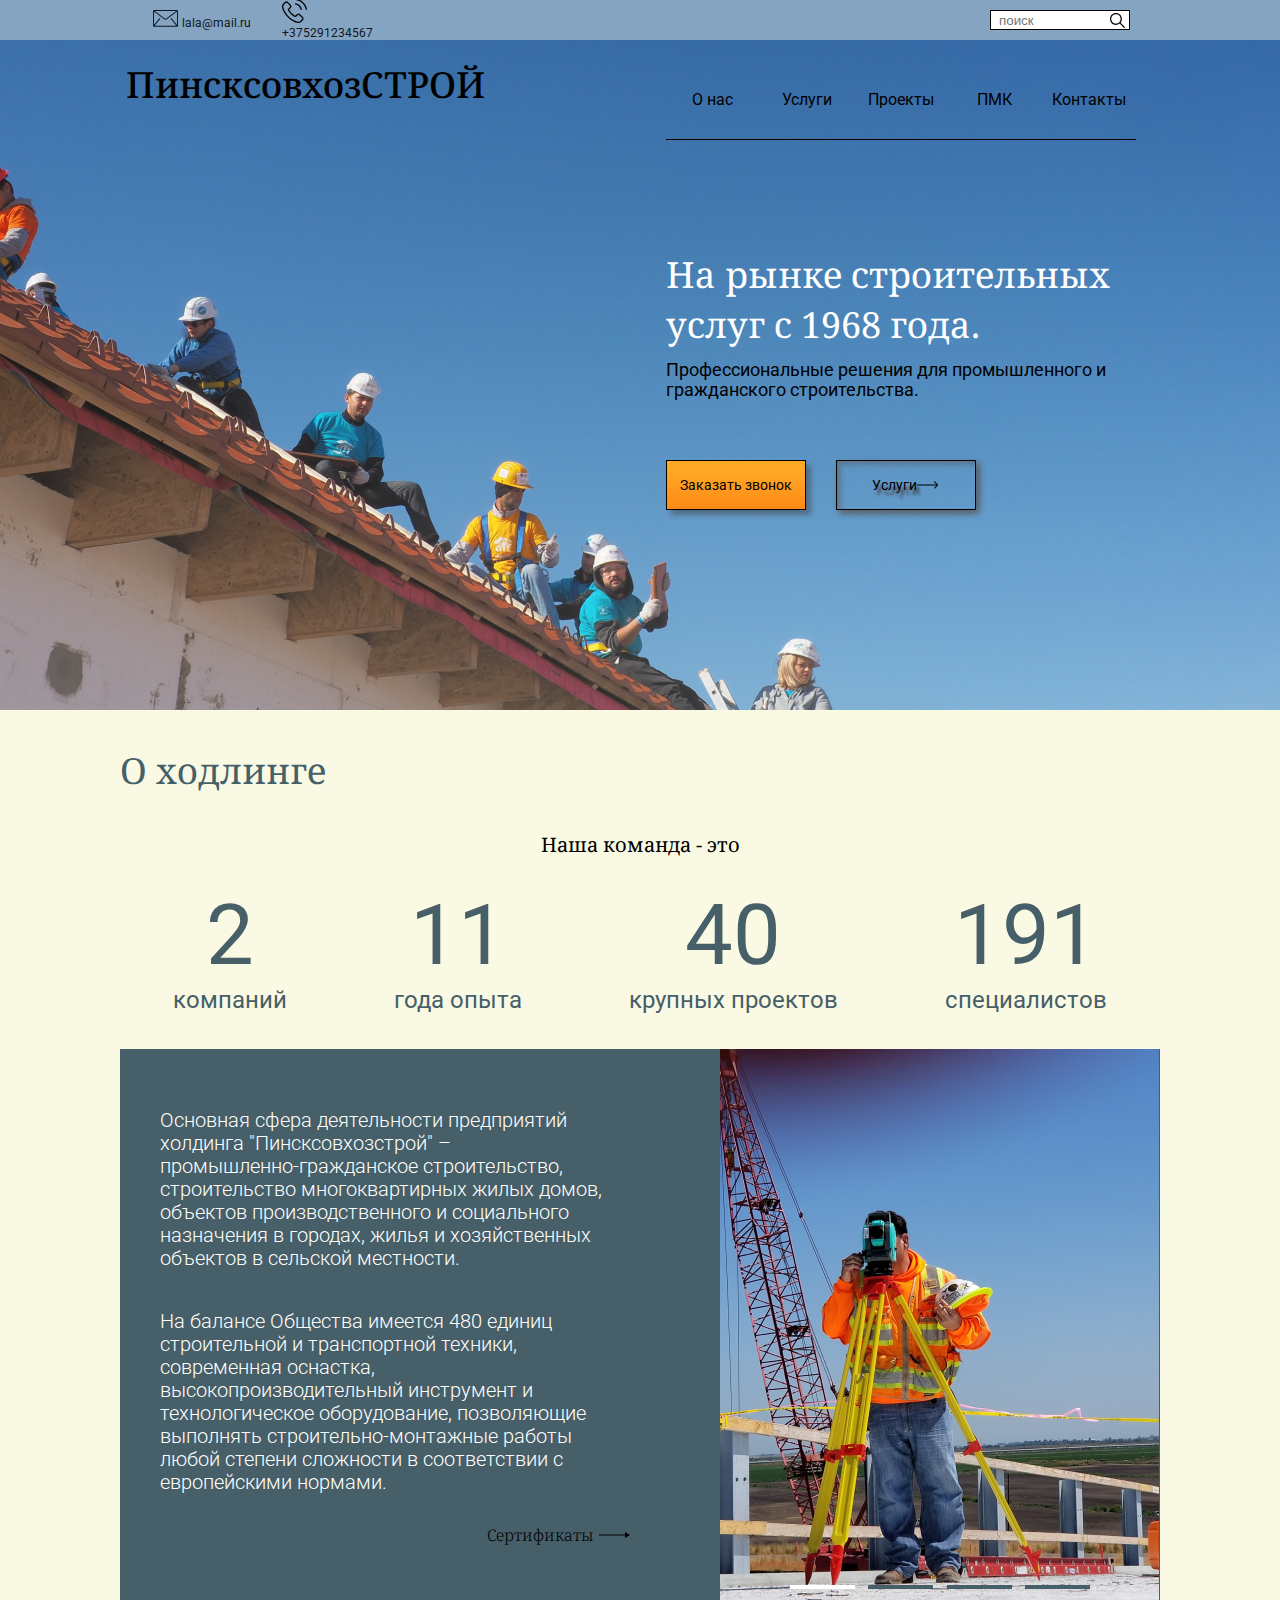
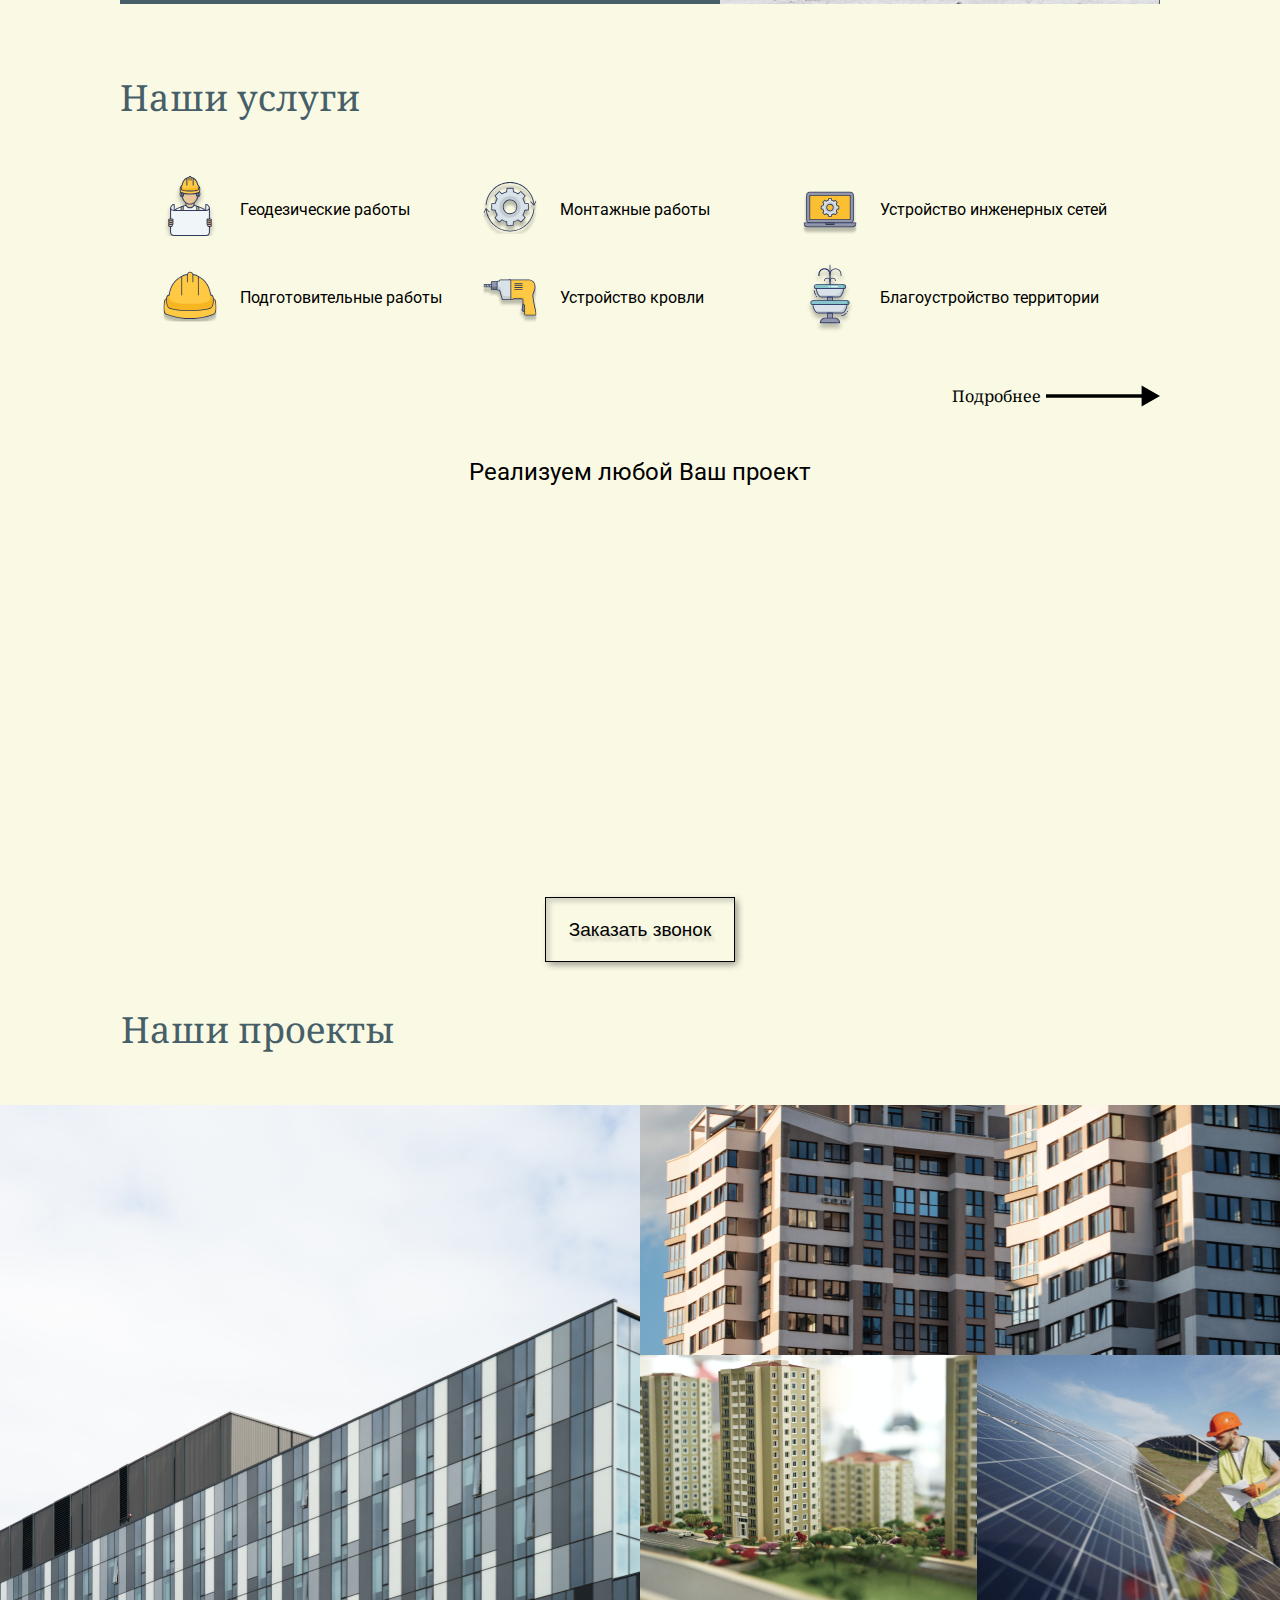
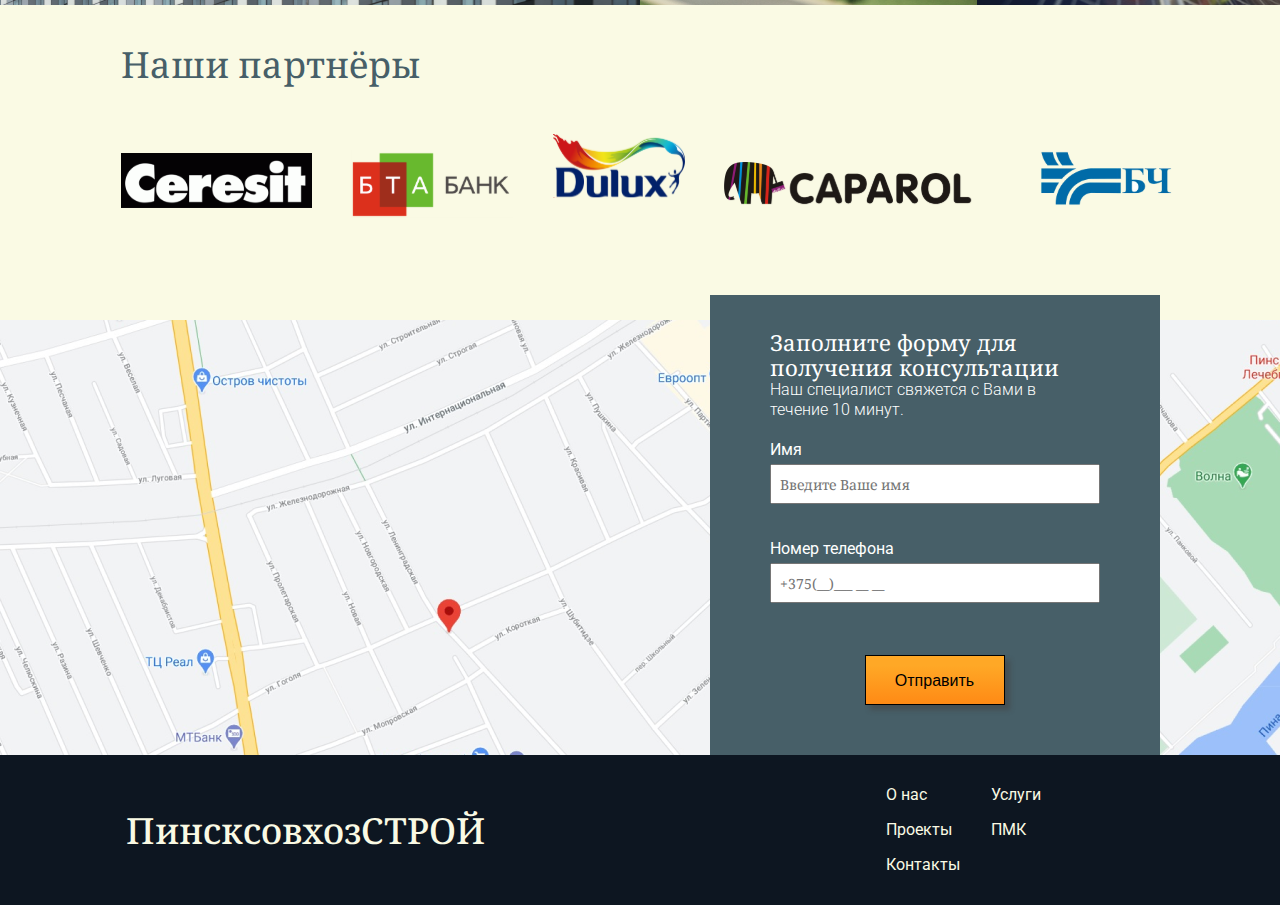
<file: index.html>
<!DOCTYPE html>
<html lang="ru">
<head>
    <meta charset="UTF-8">
    <link rel="stylesheet" href="style.css">
    <link rel="preconnect" href="https://fonts.gstatic.com">
    <link href="https://fonts.googleapis.com/css2?family=Noto+Serif:wght@400;700&family=Roboto:wght@100;300;400;500;700;900&display=swap" rel="stylesheet">
    <meta name="viewport" content="width=device-width, initial-scale=1.0">
    <title>ПинсксовхозСТРОЙ</title>
</head>
<body>
    <div class="header">
        <div class="header-wrapper">
            <div class="header_email-and-mobile">
                <div class="header_email">
                    <img class="email_icon" src="icons/email.svg" alt="email">
                    <span class="email_text" find="1">lala@mail.ru</span>
                </div>
                <div class="header_mobile">
                    <img class="mobile_icon" src="icons/mobile.svg" alt="mobile">
                    <img class="mobile_icon_wave-one" src="icons/waveOne.svg" alt="wave">
                    <img class="mobile_icon_wave-two" src="icons/waveTwo.svg" alt="wave">
                    <span class="mobile_text" find="1">+375291234567</span>
                </div>
            </div>
            <div class="header_search">
                <input 
                    minlength="4"
                    maxlength="20"
                    class="search_input" 
                    type="text" 
                    placeholder="поиск"
                >
                <img class="search_icon" src="icons/search.svg" alt="search">
            </div>
        </div>
    </div>
    <div class="main">
        <div class="main_name-wrapper">
            <h1 class="main_name" find="1">ПинсксовхозСТРОЙ</h1>
        </div>
        <div class="main-wrapper">
            <div class="main_navigation">
                <a href="stopgap.html" class="link navigation_text" find="1">О нас</a>
                <a href="stopgap.html" class="link navigation_text" find="1">Услуги</a>
                <a href="stopgap.html" class="link navigation_text" find="1">Проекты</a>
                <a href="stopgap.html" class="link navigation_text" find="1">ПМК</a>
                <a href="stopgap.html" class="link navigation_text" find="1">Контакты</a>
            </div>
            <div class="main_text-and-buttons">
                <div class="main_text">
                    <div class="main_text_history" find="1">На рынке строительных услуг с 1968 года.</div>
                    <div class="main_text_slogan" find="1">Профессиональные решения для промышленного и гражданского строительства.</div>
                </div>
                <div class="main_buttons">
                    <button class="btn main_button-call" href="#form">
                        <a href="#form" class="link button__link" find="1">Заказать звонок</a>
                    </button>
                    <button class="btn main_button-services">
                        <a href="stopgap.html" class="link button__link">
                            <p class="button-services-text" find="1">Услуги</p>
                            <img class="arrow_icon" src="icons/arrow.svg" alt="arrow">
                        </a>
                    </button>
                </div>
            </div>
        </div>
    </div>
    <div class="about">
        <div class="about-wrapper">
            <div class="about_text" find="1">О ходлинге</div>
            <div class="about_slogan" find="1">Наша команда - это</div>
            <div class="about_statistics">
                <div>
                    <div id="count_company" class="about_statistics__numbers" find="1">0</div>
                    <div class="about_statistics__texts" find="1">компаний</div>
                </div>
                <div>
                    <div id="count_years" class="about_statistics__numbers" find="1">0</div>
                    <div class="about_statistics__texts" find="1">года опыта</div>
                </div>
                <div>
                    <div id="count_projects" class="about_statistics__numbers" find="1">0</div>
                    <div class="about_statistics__texts" find="1">крупных проектов</div>
                </div>
                <div>
                    <div id="count_specialists" class="about_statistics__numbers" find="1">0</div>
                    <div class="about_statistics__texts" find="1">специалистов</div>
                </div>
            </div>
            <div class="about_slider">
                <div class="about_slider_text">
                   <p class="slider_text-first" find="1">
                        Основная сфера деятельности предприятий холдинга "Пинсксовхозстрой" – <br> промышленно-гражданское строительство, 
                        строительство многоквартирных жилых домов, объектов производственного и социального назначения в городах, 
                        жилья и хозяйственных объектов в сельской местности.
                   </p>
                   <p class="slider_text-second" find="1">
                        На балансе Общества имеется  480 единиц строительной и транспортной техники, современная оснастка, 
                        высокопроизводительный инструмент и технологическое оборудование, позволяющие выполнять 
                        строительно-монтажные работы любой степени сложности в соответствии с европейскими нормами.
                   </p>
                   <a class="link slider_text-sertificate" href="stopgap.html">
                        <p style="padding-right: 5px;" find="1">Сертификаты</p>
                        <img src="icons/arrow_long.svg" alt="arrow">
                   </a>
                </div>
                <div class="slider">
                   <div class="images">
                       <img class="image-sld current" src="img/sld1.png" alt="sld1">
                       <img class="image-sld" src="img/sld2.png" alt="sld2">
                       <img class="image-sld" src="img/sld3.png" alt="sld3">
                       <img class="image-sld" src="img/sld4.png" alt="sld4">
                   </div>
                   <div class="marks">
                       <div value="0" class="mark-1 marked"></div>
                       <div value="1" class="mark-2"></div>
                       <div value="2" class="mark-3"></div>
                       <div value="3" class="mark-4"></div>
                   </div>
                </div>
            </div>
        </div>
    </div>
    <div class="our_services">
        <div class="our_services-wrapper">
            <div class="our_services_text" find="1">Наши услуги</div>
            <div class="our_services_checkpoint">
                <div class="checkpoint">
                    <img class="checkpoint_icon" src="icons/engineer.svg" alt="checkpoint">
                    <a class="link checkpoint_text" href="stopgap.html" find="1">Геодезические работы</a>
                </div>
                <div class="checkpoint">
                    <img class="checkpoint_icon" src="icons/settings.svg" alt="checkpoint">
                    <a class="link checkpoint_text" href="stopgap.html" find="1">Монтажные работы</a>
                </div>
                <div class="checkpoint chck-3">
                    <img class="checkpoint_icon" src="icons/laptop-screen.svg" alt="checkpoint">
                    <a class="link checkpoint_text" href="stopgap.html" find="1">Устройство инженерных сетей</a>
                </div>
                <div class="checkpoint">
                    <img class="checkpoint_icon" src="icons/helmet.svg" alt="checkpoint">
                    <a class="link checkpoint_text" href="stopgap.html" find="1">Подготовительные работы</a>
                </div>
                <div class="checkpoint">
                    <img class="checkpoint_icon" src="icons/drill.svg" alt="checkpoint">
                    <a class="link checkpoint_text" href="stopgap.html" find="1">Устройство кровли</a>
                </div>
                <div class="checkpoint chck-6">
                    <img class="checkpoint_icon" src="icons/fountain.svg" alt="checkpoint">
                    <a class="link checkpoint_text" href="stopgap.html" find="1">Благоустройство территории</a>
                </div>
            </div>
            <a class="link our_serivces_more" href="stopgap.html">
                <p style="padding-right: 5px;" find="1">Подробнее</p>
                <img src="icons/arrow_long.svg" alt="arrow">
            </a>
        </div>
    </div>
    <div class="create_project">
        <div class="create_project_text" find="1">Реализуем любой Ваш проект</div>
        <div class="create_project_step">
            <div class="step">
                <div class="step_number step_number-one" find="1">01</div>
                <div class="step_banner step_banner-one" find="1">Звонок</div>
                <div class="step_text step_text_one" find="1">
                    Перезвоним Вам в течение 10 минут для знакомства и обсуждения общих вопросов.
                </div>
            </div>
            <div class="step">
                <div class="step_number step_number-two" find="1">02</div>
                <div class="step_banner step_banner-two" find="1">Встреча</div>
                <div class="step_text step_text-two" find="1">
                    Встретимся через пару дней в нашем офисе или на нейтральной территории, обсудим все детали.
                </div>
            </div>
            <div class="step">
                <div class="step_number step_number-three" find="1">03</div>
                <div class="step_banner step_banner-three" find="1">Договор</div>
                <div class="step_text step_text-three" find="1">
                    Подготовка  всех документов, выделим время на их изучение, внесение поправок и подписание.
                </div>
            </div>
            <div class="step">
                <div class="step_number step_number-four" find="1">04</div>
                <div class="step_banner step_banner-four" find="1">Проект</div>
                <div class="step_text step_text-four" find="1">
                    Составление ТЗ, эскизного проекта, утверждение конструктивных решений и дизайн-проекта.
                </div>
            </div>
            <div class="step">
                <div class="step_number step_number-five" find="1">05</div>
                <div class="step_banner step_banner-five" find="1">Реализация</div>
                <div class="step_text step_text-five" find="1">
                    Работа наших специалистов под наблюдением инженеров и старших специалистов. Раз в неделю отчёт о проделанной работе.
                </div>
            </div>
        </div>
        <a class="create_project_link" href="#form">
            <button class="btn create_project_button">
                <p class="button_project-text" find="1">Заказать звонок</p>
            </button>
        </a>
    </div>
    <div class="projects">
        <div class="projects_header">Наши проекты</div>
        <div class="projects-grid">
            <div class="projects-n projects-one">
                <div class="projects-n-wrapper" dataId='0'>
                    <p find="1">Строительство бизнес-центра, г. Брест</p>
                    <a class="link link_projects_more" href="stopgap.html">
                        <p find="1">Подробнее</p>
                        <img src="icons/arrow_long.svg" alt="arrow">
                    </a>
                </div>
            </div>
            <div class="projects-n projects-two">
                <div class="projects-n-wrapper" dataId='2'>
                    <p find="1">Застройка нового микрорайона, г. Брест</p>
                    <a class="link link_projects_more" href="stopgap.html">
                        <p>Подробнее</p>
                        <img src="icons/arrow_long.svg" alt="arrow">
                    </a>
                </div>
            </div>
            <div class="projects-n projects-three">
                <div class="projects-n-wrapper" dataId='4'>
                    <p find="1">Разработка проекта ЖК “АА”, г. Пинск</p>
                    <a class="link link_projects_more" href="stopgap.html">
                        <p find="1">Подробнее</p>
                        <img src="icons/arrow_long.svg" alt="arrow">
                    </a>
                </div>
            </div>
            <div class="projects-n projects-four">
                <div class="projects-n-wrapper" dataId='6'>
                    <p find="1">Установка солнечных батарей, г. Лунинец</p>
                    <a class="link link_projects_more" href="stopgap.html">
                        <p find="1">Подробнее</p>
                        <img src="icons/arrow_long.svg" alt="arrow">
                    </a>
                </div>
            </div>
        </div>
    </div>
    <div class="partners">
        <div class="partners_header" find="1">Наши партнёры</div>
        <div class="partners_logotips">
            <img class="img_partners img_p-1" src="img/ceresit.svg" alt="ceresit">
            <img class="img_partners img_p-2" src="img/bta.svg" alt="bta">
            <img class="img_partners img_p-3" src="img/dulux.svg" alt="dulux">
            <img class="img_partners img_p-4" src="img/caparoll.svg" alt="caparol">
            <img class="img_partners img_p-5" src="img/bzhd.svg" alt="bzhd">
        </div>
    </div>
    <div class="consult">
        <form name="consult_forma" id="form" class="consult_forma">
            <div class="consult_forma_header" find="1">Заполните форму для получения консультации</div>
            <div class="consult_forma_callback" find="1">Наш специалист свяжется с Вами в течение 10 минут.</div>
            <div class="consult_forma_label cfi-1" find="1">Имя</div>
            <input 
                id="form-name"
                minlength="2"
                maxlength="20"
                name ="name"
                class="consult_forma_input" 
                type="text" 
                placeholder="Введите Ваше имя"
                required
            >
            <div class="consult_forma_label cfi-2" find="1">Номер телефона</div>
            <input 
                id="form-number"
                minlength="9"
                maxlength="15"
                name ="number"
                class="consult_forma_input" 
                type="text" 
                placeholder="+375(__)___ __ __"
                required
            >
            <button 
                type="submit" 
                class="btn consult_forma_button">
                    Отправить
            </button>
        </form>
        <div id="success" class="consult_success">
            <img id="success_close" class="sccess_close_icon" src="icons/close.svg" alt="close">
            <div class="consult_success_thank">Спасибо!</div>
            <img class="sccess_accept_icon" src="icons/accept.svg" alt="accept">
            <div class="consult_success_text">
                Ваша заявка отправлена.<br>
                Ожидайте звонка в течение <br>
                10 минут.
            </div>
            <div id="success_more" class="link consult_success_more">
                <p>Отправить еще</p>
                <img src="icons/arrow_white.svg" alt="arrow">
            </div>
        </div>
    </div>
    <div class="futter">
        <div class="futter-wrapper">
            <a class="link futter_header" href="#">ПинсксовхозСТРОЙ</a>
            <div class="futter_menu">
                <div class="futter_menu_element">
                    <a href="stopgap.html" class="link menu_element_header">О нас</a>
                </div>
                <div class="futter_menu_element">
                    <a href="stopgap.html" class="link menu_element_header">Услуги</a>
                </div>
                <div class="futter_menu_element">
                    <a href="stopgap.html" class="link menu_element_header">Проекты</a>
                </div>
                <div class="futter_menu_element">
                    <a href="stopgap.html" class="link menu_element_header">ПМК</a>
                </div>
                <div class="futter_menu_element">
                    <a href="stopgap.html" class="link menu_element_header">Контакты</a>
                </div>
            </div>
        </div>
    </div>
    <script src="js/jquery-3.5.1.min.js"></script>
    <script src="js/animation.js"></script>
    <script src="js/find.js"></script>
    <script src="js/send.js"></script>
    <script src="js/slider.js"></script>
</body>
</html>
</file>
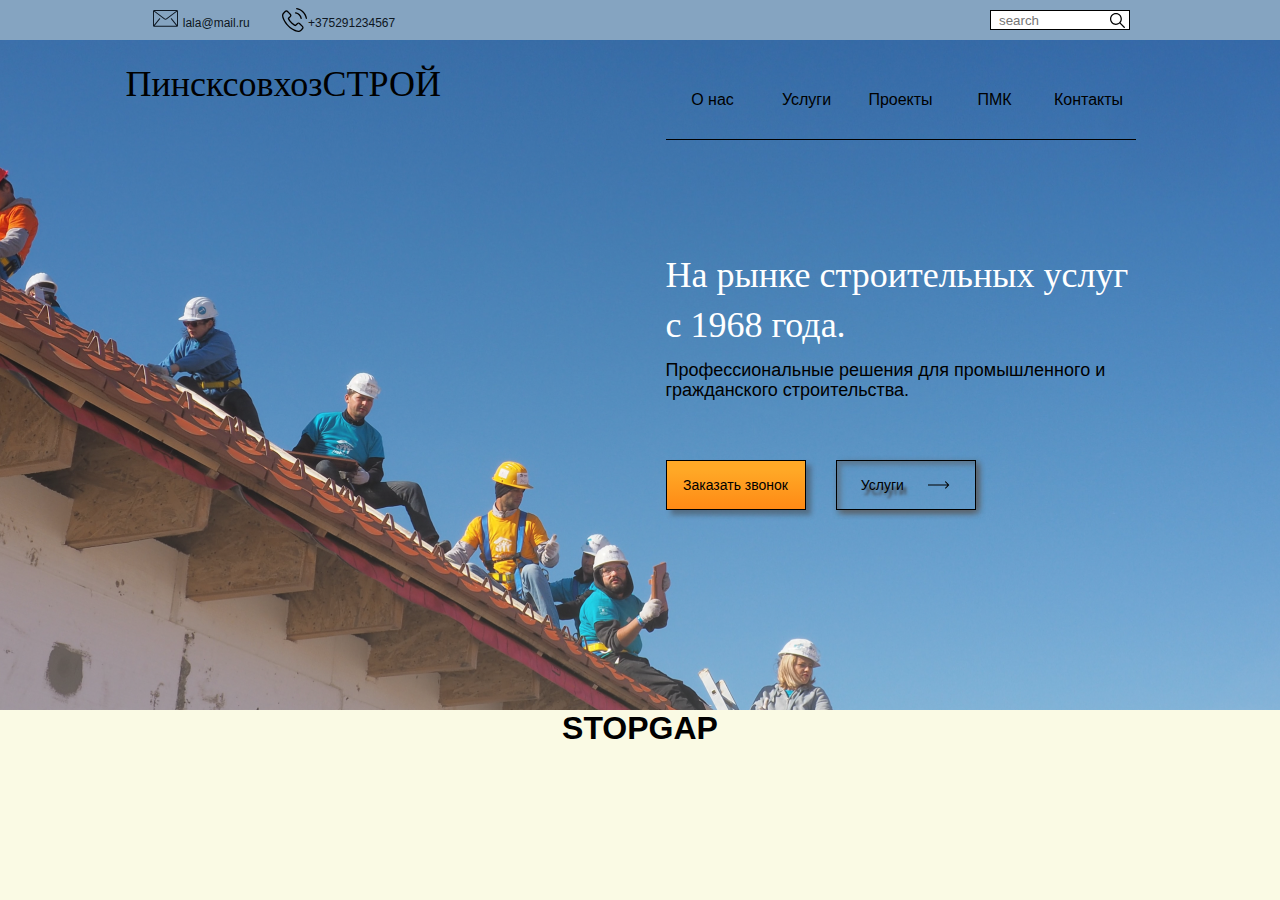
<file: stopgap.html>
<!DOCTYPE html>
<html lang="en">
<head>
    <meta charset="UTF-8">
    <link rel="stylesheet" href="style.css">
    <meta name="viewport" content="width=device-width, initial-scale=1.0">
    <title>Stopgap</title>
</head>
<body>
    <div class="header">
        <div class="header-wrapper">
            <div class="header_email-and-mobile">
                <div class="header_email">
                    <img class="email_icon" src="icons/email.svg" alt="email">
                    <span class="email_text">lala@mail.ru</span>
                </div>
                <div class="header_mobile">
                    <img class="mobile_icon" src="icons/mobile.svg" alt="mobile">
                    <img class="mobile_icon_wave-one" src="icons/waveOne.svg" alt="wave">
                    <img class="mobile_icon_wave-two" src="icons/waveTwo.svg" alt="wave">
                    <span class="mobile_text">+375291234567</span>
                </div>
            </div>
            <div class="header_search">
                <input class="search_input" type="text" placeholder="search">
                <img class="search_icon" src="icons/search.svg" alt="search">
            </div>
        </div>
    </div>
    <div class="main">
        <div class="main_name-wrapper">
            <h1 class="main_name">ПинсксовхозСТРОЙ</h1>
        </div>
        <div class="main-wrapper">
            <div class="main_navigation">
                <div class="navigation_text">О нас</div>
                <div class="navigation_text">Услуги</div>
                <div class="navigation_text">Проекты</div>
                <div class="navigation_text">ПМК</div>
                <div class="navigation_text">Контакты</div>
            </div>
            <div class="main_text-and-buttons">
                <div class="main_text">
                    <div class="main_text_history">На рынке строительных услуг с 1968 года.</div>
                    <div class="main_text_slogan">Профессиональные решения для промышленного и гражданского строительства.</div>
                </div>
                <div class="main_buttons">
                    <button class="btn main_button-call">Заказать звонок</button>
                    <button class="btn main_button-services">
                        <p class="button-services-text">Услуги</p>
                        <img class="arrow_icon" src="icons/arrow.svg" alt="arrow">
                    </button>
                </div>
            </div>
        </div>
    </div>
    <h1>STOPGAP</h1>
</body>
</html>
</file>
<file: style.css>
*
{
    margin: 0;
    padding: 0;
    box-sizing: border-box;
}

html{ scroll-behavior: smooth; }

body
{
    width: 100%;
    height: fit-content;
    display: flex;
    flex-direction: column;
    align-items: center;
    justify-content: flex-start;
    font-family: 'Roboto', sans-serif;
    background-color: #FAFAE4;
}

input:active , input:focus , .btn:active , .btn:focus
{
    text-decoration: none;
    outline: none;
}

.header
{
    width: 1349px;
    background-color: #85A4C1;
    height: 40px;
    display: flex;
    justify-content: center;
}

.header-wrapper
{
    width: 980px; 
    height: 100%;
    display: flex;
    justify-content: space-between;
}

.header_email-and-mobile
{
    height: 100%;
    width: 250px; 
    display: flex;
    justify-content: space-evenly;
    align-items: center;
}

.header_email
{
    width: 125px;
}

.header_mobile
{
    width: 115px;
    position: relative;
    bottom: 2px;
}

.email_text , .mobile_text
{
    font-size: 12px;
    line-height: 14px;
    color: #0D1621;
}

.mobile_text { line-height: 15px; }

.mobile_icon
{
    position: relative;
    top: 5px;
}

.mobile_icon_wave-one
{
    position: absolute;
    top: 7px;
    left: 12px;
}

.mobile_icon_wave-two
{
    position: absolute;
    top: 3px;
    left: 14px;
}

.header_search
{
    height: 40px;
    display: flex;
    align-items: center;
    position: relative;
}

.search_input
{
    height: 20px;
    width: 140px;
    border: 1px solid black;
    padding-left: 3px;
}

.search_icon
{
    position: absolute;
    left: 120px;
}

.search_icon:hover , .btn:hover , .sccess_close_icon , .marks > *:hover
{
    cursor: pointer;
}

.search_input::placeholder
{
    position: relative;
    left: 5px;
}

.main
{
    width: 1349px;
    height: 670px;
    background-image: url(img/main.png);
    display: flex;
    padding-top: 20px;
}

.main_name-wrapper
{
    width: 700px;
    padding-left: 160px;
}

.main_name
{
    font-family: 'Noto Serif', serif;
    font-weight: 500;
    font-size: 36px;
    line-height: 49px;
}

.main-wrapper
{
    display: flex;
    flex-direction: column;
}

.main_navigation
{
    width: 470px;
    display: flex;
    padding-bottom: 110px;
}

.navigation_text
{
    font-family: 'Roboto', sans-serif !important;
    width: 94px;
    height: 80px;
    font-size: 16px;
    border-bottom: 1px solid black;
    display: flex;
    justify-content: center;
    align-items: center;
}

.navigation_text:hover
{
    text-decoration: none !important;
    color: white;
    border-bottom: 1px solid white;
    cursor: pointer;
}

.main_text
{
    height: 150px;
    width: 467px;
    display: flex;
    flex-direction: column;
    justify-content: space-between;
}

.main_text_history
{
    color: white;
    font-family: 'Noto Serif', serif;
    font-size: 36px;
    line-height: 50px;
}

.main_text_slogan
{
    font-size: 18px;
    line-height: 20px;
}

.main_buttons
{
    width: 310px;
    display: flex;
    justify-content: space-between;
    padding-top: 60px;
}

.btn
{
    width: 140px;
    height: 50px;
    border: 1px solid black;
    font-size: 14px;
    line-height: 16px;
}

.main_button-call
{
    background: linear-gradient(180deg, #FFA826 19.73%, #FF8A15 100%), #FF850B;
    box-shadow: 5px 5px 5px #423d3d7c;
}

.button__link
{
    font-family: 'Roboto', sans-serif !important;
    display: flex;
    justify-content: center;
    align-items: center;
    height: 100%;
    width: 100%;
    font-size: 14px !important;
    line-height: 16px !important;
}

.main_button-services , .create_project_button
{
    background: transparent;
    display: flex;
    justify-content: space-evenly;
    align-items: center;
    text-shadow: 3px 5px 3px #423d3d;
    box-shadow: 5px 5px 5px -1px #5a58587c , 
                5px 0px 5px -1px #5a58587c ,
                0px 5px 5px -1px #5a58587c , 
                5px 5px 5px -1px #5a58587c inset;
}

.button-services-text { text-shadow: inherit; }

.btn:active
{
    box-shadow: none;
    text-shadow: none;
}

.main_button-call:active , .consult_forma_button:active
{ box-shadow: 5px 5px 5px #423d3d7c inset; }

.about
{
    width: 1349px;
    height: 930px;
    display: flex;
    justify-content: center;
}

.about-wrapper
{
    width: 1040px;
    height: 100%;
    display: flex;
    flex-direction: column;
    align-items: center;
    justify-content: space-evenly;
}

.about_text
{
    font-family: 'Noto Serif', serif;
    font-size: 36px;
    line-height: 49px;
    color: #475F68;
    align-self: start;
}

.about_slogan
{
    font-family: 'Noto Serif', serif;
    font-size: 20px;
    line-height: 27px;
    padding-bottom: 30px;
}

.about_statistics
{
    width: 100%;
    height: 90px;
    display: flex;
    justify-content: space-around;
}

.about_slider
{
    width: 100%;
    height: 555px;
    background-color: #475F68;
    display: flex;
}

.about_statistics > *
{
    color: #475F68;
    height: 100%;
    display: flex;
    flex-direction: column;
    justify-content: space-between;
    align-items: center;
}

.about_statistics__numbers
{
    font-size: 85px;
    line-height: 25px;
    height: 100px;
}

.about_statistics__texts
{
    font-size: 24px;
    line-height: 25px;
}

.about_slider_text
{
    font-family: 'Roboto', sans-serif;
    width: 600px;
    padding: 60px 100px 40px 40px;
    font-weight: 300;
    font-style: normal;
    font-size: 20px;
    line-height: 23px;
    color: white;
}

.slider_text-first { padding-bottom: 40px; }

.slider_text-second { padding-bottom: 30px; }


.link 
{
    font-size: 16px;
    line-height: 22px;
    font-family: 'Noto Serif', serif;
    color: black;
    text-decoration: none;
    display: flex;
}

.slider_text-sertificate
{
    width: 470px;
    justify-content: flex-end;
}

.link:hover
{
    text-decoration: underline;
    cursor: pointer;
}

.our_services
{
    width: 1349px; 
    height: 400px;
    display: flex;
    justify-content: center;
}

.our_services-wrapper
{
    width: 1040px;
    height: 100%;
    display: flex;
    flex-direction: column;
    justify-content: space-evenly;
    align-items: center;
}

.our_services_text
{
    font-size: 36px;
    line-height: 49px;
    font-family: 'Noto Serif', serif;
    color: #475F68;
    align-self: flex-start;
    padding-bottom: 20px;
}

.our_serivces_more{ align-self: flex-end; }

.our_services_checkpoint
{
    width: 960px;
    display: flex;
    flex-wrap: wrap;
    justify-content: flex-start;
    align-items: center;
}

.checkpoint
{
    width: 320px;
    display: flex;
    align-items: center;
    padding-bottom: 20px;
}

.checkpoint_text
{
    font-family: 'Roboto', sans-serif;
    font-size: 16px;
    line-height: 19px;
}

.checkpoint_icon 
{
    padding-right: 20px; 
    width: 80px; 
}

.create_project
{
    width: 1349px; 
    height: 540px;
    display: flex;
    flex-direction: column;
    justify-content: space-around;
    align-items: center;
}

.create_project_text
{
    font-size: 24px;
    line-height: 28px;
}

.create_project_button
{
    width: 190px;
    height: 65px;
    text-shadow: 3px 5px 3px #5a58583b;
    box-shadow: 5px 5px 5px -1px #5a58583b , 
                5px 0px 5px -1px #5a58583b ,
                0px 5px 5px -1px #5a58583b , 
                5px 5px 5px -1px #5a58583b inset;
}

.create_project_link , .button__link:hover , .futter_header:hover
{
    text-decoration: none;
}

.create_project_button:hover
{
    background: linear-gradient(180deg, #FFA826 19.73%, #FF8A15 100%), #FF850B;
    box-shadow: 5px 5px 5px #423d3d7c;
}

.create_project_button:active
{
    background: linear-gradient(180deg, #FFA826 19.73%, #FF8A15 100%), #FF850B;
    box-shadow: 5px 5px 5px #423d3d7c inset;
}

.button_project-text
{
    font-size: 19px;
    line-height: 22px;
}

.create_project_step
{
    height: 340px;
    width: 1040px;
    display: flex;
    justify-content: space-between;
}

.step_number
{
    font-weight: 900;
    font-size: 105px;
    line-height: 123px;
}

.step_number-one
{
    color: rgba(255, 201, 67, 0.45);
}

.step_number-two
{
    color: rgba(255, 201, 67, 0.6);
}

.step_number-three
{
    color: rgba(255, 201, 67, 0.75);
}

.step_number-four
{
    color: rgba(255, 201, 67, 0.9);
}

.step_number-five{ color: #FFC943; }

.step_text
{
    width: 147px;
    height: 180px;
    color: #0D1621;
    font-weight: 300;
    font-size: 16px;
    line-height: 20px;
    padding-left: 8px;
}

.step_banner
{
    font-size: 22px;
    line-height: 30px;
    font-family: 'Noto Serif', serif;
    color: #FAFAE4;
    width: 160px;
    height: 35px;
    padding-left: 8px;
}
.step_banner-one { background-color: #A0ACA6; }

.step_banner-two { background-color: #859594; }

.step_banner-three { background-color: #6B7E81; }

.step_banner-four { background-color: #596E75; }

.step_banner-five { background-color: #475F68; }

.projects
{
    width: 1349px; 
    height: 650px;
    display: flex;
    flex-direction: column;
    justify-content: space-around;
}

.projects_header
{
    font-size: 36px;
    line-height: 49px;
    font-family: 'Noto Serif', serif;
    color: #475f68;
    padding-left: 155px;
}

.projects-grid
{
    width: 100%; 
    display: grid;
    grid-template-columns: repeat(4 , 1fr);
    grid-template-rows: repeat(2 , 250px);
}

.projects-one
{
    grid-column: 1 / 3;
    grid-row: 1 / 3;
    background-image: url(img/1.png);    
}

.projects-two
{
    grid-column: 3 / 5;
    background-image: url(img/2.png);    
}

.projects-three
{
    grid-column: 3 / 4;
    background-image: url(img/3.png);    
}

.projects-four
{
    grid-column: 4 / 5;
    background-image: url(img/4.png);    
}

.projects-n
{
    font-size: 14px;
    line-height: 16px;
}

.projects-n-wrapper
{
    display: flex;
    justify-content: center;
    align-items: center;
    position: relative;
    width: 100%;
    height: 100%;
}

.projects-n-wrapper:hover
{
    animation: fade 0.3s linear forwards;
}

.link_projects_more
{
    position: absolute;
    right: 15px;
    bottom: 10px;
}

.partners
{
    width: 1349px; 
    height: 290px;
    padding-top: 10px;
    padding-left: 155px; 
}

.partners_header
{
    font-size: 36px;
    line-height: 49px;
    font-family: 'Noto Serif', serif;
    color: #475F68;
    padding-bottom: 30px;
}

.partners_logotips
{
    width: 1070px;
    display: flex;
    justify-content: space-between;
    align-items: flex-end;
}

.img_partners{ position: relative; }

.img_p-2{ top: 10px; }

.img_p-3{ bottom: 10px; }

.img_p-5{ top: 15px; }

.consult
{
    position: relative;
    width: 1349px; 
    height: 435px;
    background-image: url(img/map.png);
}

.consult_forma
{
    width: 450px;
    height: 460px;
    background-color: #475F68;
    padding: 35px 60px 50px 60px;
    position: absolute;
    bottom: 0;
    right: 155px; 
    color: white;
}

.consult_forma_header
{
    font-family: 'Noto Serif', serif;
    font-size: 22px;
    line-height: 25px;
}

.consult_forma_callback
{
    font-weight: 300;
    font-size: 16px;
    line-height: 20px;
    padding-bottom: 20px;
    width: 285px;
}

.consult_forma_input
{
    display: block;
    width: 330px;
    height: 40px;
    font-size: 14px;
    line-height: 25px;
    font-family: 'Noto Serif', serif;
    padding: 8px;
}

.consult_forma_input::placeholder
{
    font-size: 14px;
    line-height: 25px;
    font-family: 'Noto Serif', serif;
}

.consult_forma_label{ padding-bottom: 5px; }

.cfi-2{ padding-top: 35px; }

.consult_forma_button
{
    position: absolute;
    bottom: 50px;
    left: 155px;
    background: linear-gradient(180deg,
    #FFA826 19.73%, 
    #FF8A15 100%), 
    #FF850B;
    font-size: 16px;
    line-height: 19px;
    box-shadow: 5px 5px 5px #423d3d7c;
}

.consult_success
{
    color: #FAFAE4;
    background-color: #475F68;
    width: 450px;
    height: 460px;
    padding: 20px;
    display: none;
    flex-direction: column;
    align-items: center;
    justify-content: space-between;
    position: absolute;
    bottom: 0;
    right: 120px;
}

.consult_success_thank
{
    font-size: 36px;
    line-height: 49px;
    font-family: 'Noto Serif', serif;
}

.sccess_close_icon{ align-self: flex-end; }

.consult_success_text
{
    font-family: 'Noto Serif', serif;
    font-size: 24px;
    line-height: 35px;
    text-align: center;
}

.consult_success_more
{ 
    align-self: flex-end;
    width: 170px; 
    color: #FAFAE4;
}

.consult_success_more > img { padding-left: 5px; }

.futter
{
    width: 1349px; 
    height: 150px;
    background-color: #0D1621;
    padding-left: 160px;
}

.futter-wrapper
{
    width: 940px;
    height: 100%;
    display: flex;
    justify-content: space-between;
    align-items: center;
}

.futter_header
{
    font-weight: 500;
    font-size: 36px;
    line-height: 49px;
    font-family: 'Noto Serif', serif;
    color: #FAFAE4;
}

.futter_menu
{
    font-size: 16px;
    line-height: 19px;
    width: 180px;
    height: 105px;
    display: flex;
    flex-wrap: wrap;
    justify-content: space-between;
    align-items: center;
    color: #FAFAE4;
}

.futter_menu_element
{
    height: 35px;
    width: 75px;
    display: flex;
    flex-direction: column;
    justify-content: center;
}

.menu_element_header
{
    font-family: 'Roboto', sans-serif;
    color: #FAFAE4;
}

.menu_element_header:hover
{
    text-decoration: none;
    color: #FF850B;
    cursor: pointer;
}

@keyframes fade
{
    0%
    {
        opacity: 0;
    }

    100%
    {
        background-color: #FAFAE4;
        opacity: 0.7;
    }
}

.error{ border: 2px solid red; }

.slider
{
    width: 440px;
    height: 555px;
    position: relative;
}

.images
{
    width: 100%;
    height: 100%;
    position: relative;
}

.images > * 
{ 
    display: none;
    position: absolute;
}

.marks
{
    width: 300px;
    position: absolute;
    bottom: 15px;
    left: 70px;
    display: flex;
    justify-content: space-between;
}

.marks > *
{
    height: 4px;
    width: 65px;
    background-color: #475F68;
}

.marked{ background-color: #fff; }

.current { display: inline; }
</file>
